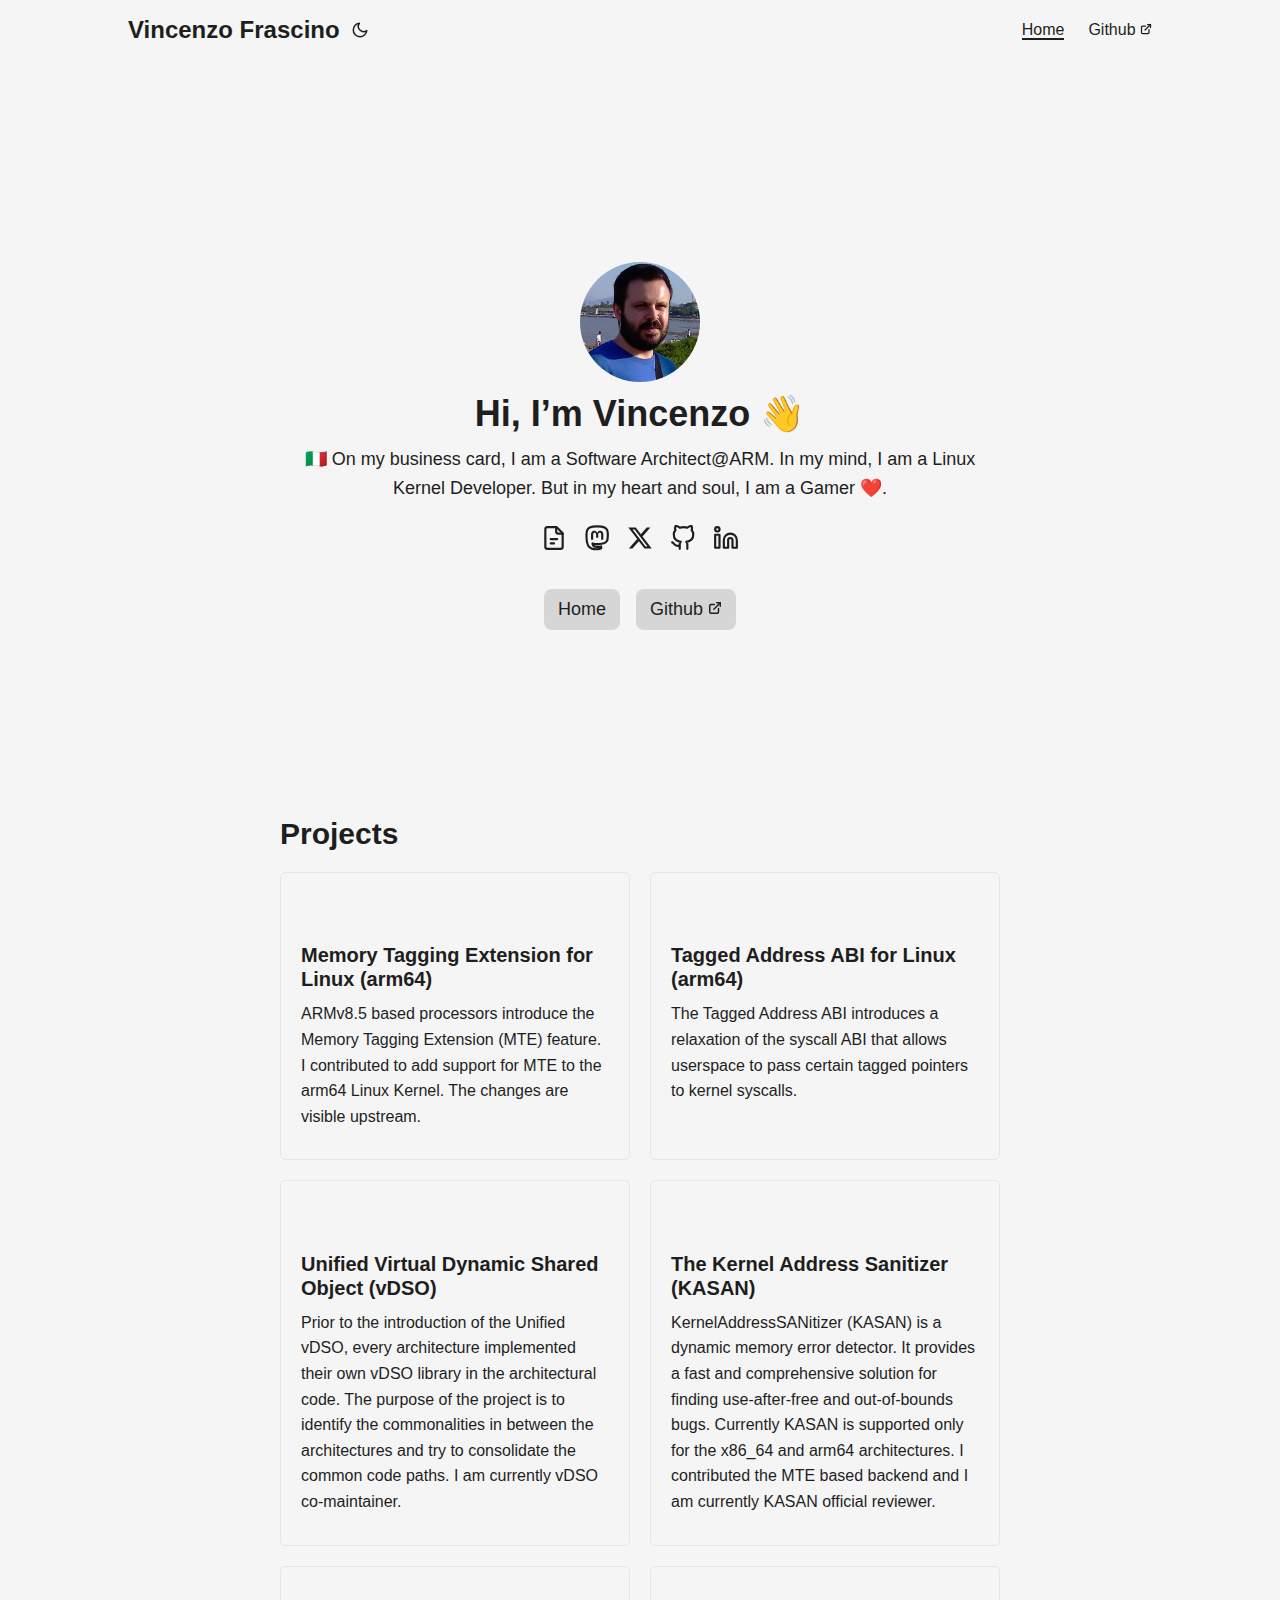
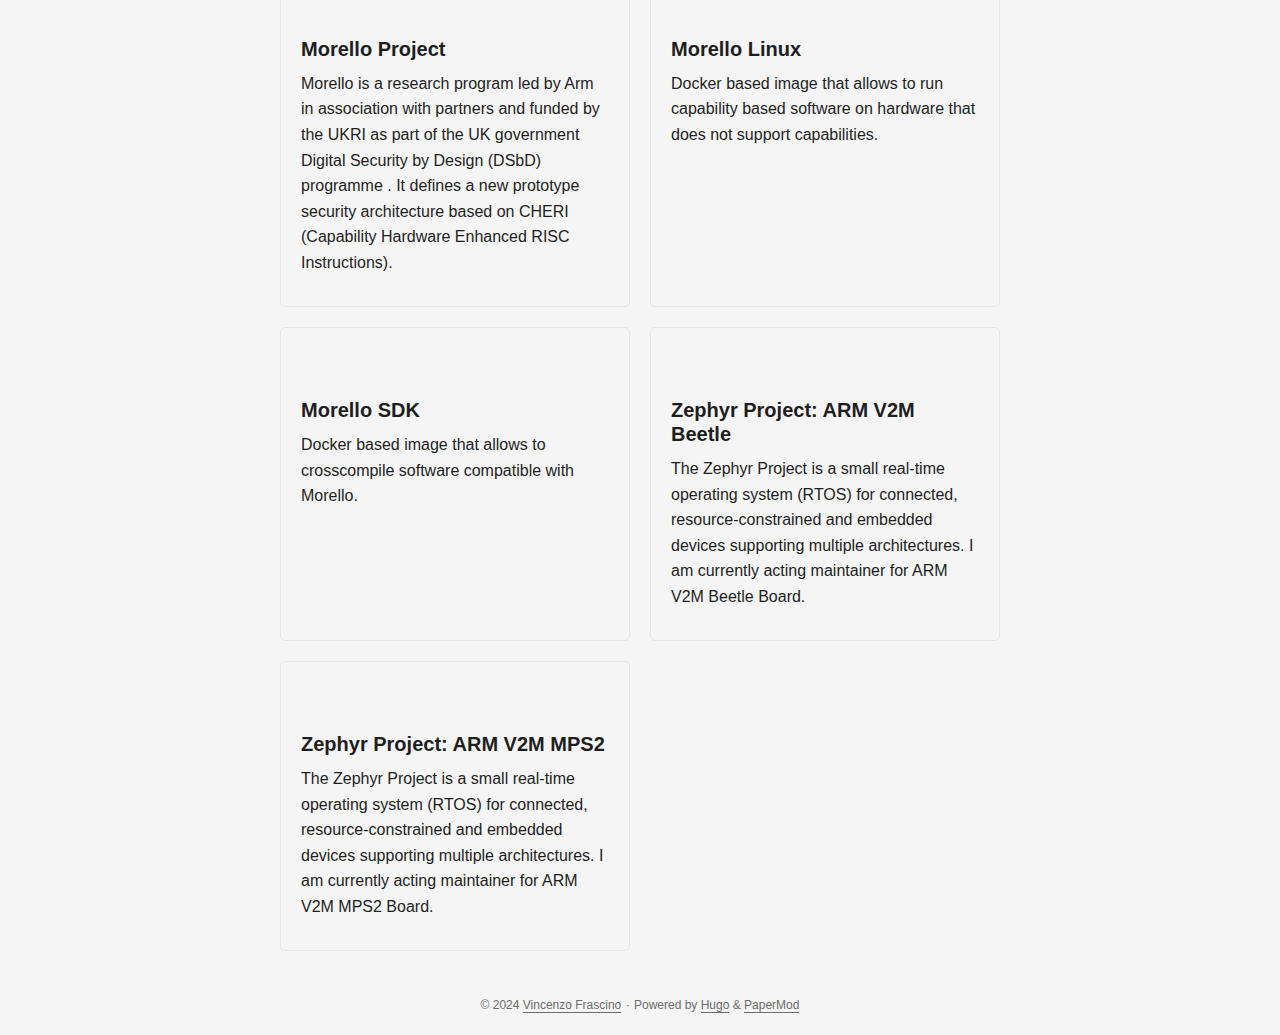
<file: index.html>
<!doctype html><html lang=en dir=auto><head><meta name=generator content="Hugo 0.133.1"><meta charset=utf-8><meta http-equiv=X-UA-Compatible content="IE=edge"><meta name=viewport content="width=device-width,initial-scale=1,shrink-to-fit=no"><meta name=robots content="index, follow"><title>Vincenzo Frascino</title>
<meta name=description content><meta name=author content><link rel=canonical href=https://fvincenzo.github.io/><link crossorigin=anonymous href=/assets/css/stylesheet.22cf33e86939abbceb09750f03b123a9a30fafbce3092b8372ffe05b6b4ffb91.css integrity="sha256-Is8z6Gk5q7zrCXUPA7EjqaMPr7zjCSuDcv/gW2tP+5E=" rel="preload stylesheet" as=style><link rel=icon href=https://fvincenzo.github.io/favicon.ico><link rel=icon type=image/png sizes=16x16 href=https://fvincenzo.github.io/favicon-16x16.png><link rel=icon type=image/png sizes=32x32 href=https://fvincenzo.github.io/favicon-32x32.png><link rel=apple-touch-icon href=https://fvincenzo.github.io/apple-touch-icon.png><link rel=mask-icon href=https://fvincenzo.github.io/safari-pinned-tab.svg><meta name=theme-color content="#2e2e33"><meta name=msapplication-TileColor content="#2e2e33"><link rel=alternate type=application/rss+xml href=https://fvincenzo.github.io/index.xml><link rel=alternate hreflang=en href=https://fvincenzo.github.io/><noscript><style>#theme-toggle,.top-link{display:none}</style><style>@media(prefers-color-scheme:dark){:root{--theme:rgb(29, 30, 32);--entry:rgb(46, 46, 51);--primary:rgb(218, 218, 219);--secondary:rgb(155, 156, 157);--tertiary:rgb(65, 66, 68);--content:rgb(196, 196, 197);--code-block-bg:rgb(46, 46, 51);--code-bg:rgb(55, 56, 62);--border:rgb(51, 51, 51)}.list{background:var(--theme)}.list:not(.dark)::-webkit-scrollbar-track{background:0 0}.list:not(.dark)::-webkit-scrollbar-thumb{border-color:var(--theme)}}</style></noscript><meta property="og:title" content="Vincenzo Frascino"><meta property="og:description" content><meta property="og:type" content="website"><meta property="og:url" content="https://fvincenzo.github.io/"><meta name=twitter:card content="summary"><meta name=twitter:title content="Vincenzo Frascino"><meta name=twitter:description content><script type=application/ld+json>{"@context":"https://schema.org","@type":"Organization","name":"Vincenzo Frascino","url":"https://fvincenzo.github.io/","description":"","thumbnailUrl":"https://fvincenzo.github.io/favicon.ico","sameAs":["uploads/cv.pdf","https://fosstodon.org/@vincenzo","https://twitter.com/fvincenzo","https://github.com/fvincenzo","https://uk.linkedin.com/in/vincenzo-frascino-a9b30357"]}</script><link rel=stylesheet href=https://cdnjs.cloudflare.com/ajax/libs/font-awesome/6.2.1/css/all.min.css integrity="sha512-MV7K8+y+gLIBoVD59lQIYicR65iaqukzvf/nwasF0nqhPay5w/9lJmVM2hMDcnK1OnMGCdVK+iQrJ7lzPJQd1w==" crossorigin=anonymous referrerpolicy=no-referrer></head><body class=list id=top><script>localStorage.getItem("pref-theme")==="dark"?document.body.classList.add("dark"):localStorage.getItem("pref-theme")==="light"?document.body.classList.remove("dark"):window.matchMedia("(prefers-color-scheme: dark)").matches&&document.body.classList.add("dark")</script><header class=header><nav class=nav><div class=logo><a href=https://fvincenzo.github.io/ accesskey=h title="Vincenzo Frascino (Alt + H)">Vincenzo Frascino</a><div class=logo-switches><button id=theme-toggle accesskey=t title="(Alt + T)"><svg id="moon" width="24" height="18" viewBox="0 0 24 24" fill="none" stroke="currentcolor" stroke-width="2" stroke-linecap="round" stroke-linejoin="round"><path d="M21 12.79A9 9 0 1111.21 3 7 7 0 0021 12.79z"/></svg><svg id="sun" width="24" height="18" viewBox="0 0 24 24" fill="none" stroke="currentcolor" stroke-width="2" stroke-linecap="round" stroke-linejoin="round"><circle cx="12" cy="12" r="5"/><line x1="12" y1="1" x2="12" y2="3"/><line x1="12" y1="21" x2="12" y2="23"/><line x1="4.22" y1="4.22" x2="5.64" y2="5.64"/><line x1="18.36" y1="18.36" x2="19.78" y2="19.78"/><line x1="1" y1="12" x2="3" y2="12"/><line x1="21" y1="12" x2="23" y2="12"/><line x1="4.22" y1="19.78" x2="5.64" y2="18.36"/><line x1="18.36" y1="5.64" x2="19.78" y2="4.22"/></svg></button></div></div><ul id=menu><li><a href=https://fvincenzo.github.io/ title=Home><span class=active>Home</span></a></li><li><a href=https://github.com/fvincenzo title=Github><span>Github</span>&nbsp;<svg fill="none" shape-rendering="geometricPrecision" stroke="currentcolor" stroke-linecap="round" stroke-linejoin="round" stroke-width="2.5" viewBox="0 0 24 24" height="12" width="12"><path d="M18 13v6a2 2 0 01-2 2H5a2 2 0 01-2-2V8a2 2 0 012-2h6"/><path d="M15 3h6v6"/><path d="M10 14 21 3"/></svg></a></li></ul></nav></header><main class=main><div class=profile><div class=profile_inner><img draggable=false src=https://fvincenzo.github.io/img/me.jpeg alt="Vincenzo Frascino" title="Vincenzo Frascino" height=120 width=120><h1>Hi, I’m Vincenzo 👋</h1><span>🇮🇹 On my business card, I am a Software Architect@ARM. In my mind, I am a Linux Kernel Developer. But in my heart and soul, I am a Gamer ❤️.</span><div class=social-icons><a href=uploads/cv.pdf target=_blank rel="noopener noreferrer me" title=Cv><svg viewBox="0 0 24 24" fill="none" stroke="currentcolor" stroke-width="2" stroke-linecap="round" stroke-linejoin="round"><path d="M4 4v16a2 2 0 002 2h12a2 2 0 002-2V8.342a2 2 0 00-.602-1.43l-4.44-4.342A2 2 0 0013.56 2H6A2 2 0 004 4z"/><path d="M9 13h6"/><path d="M9 17h3"/><path d="M14 2v4a2 2 0 002 2h4"/></svg>
</a><a href=https://fosstodon.org/@vincenzo target=_blank rel="noopener noreferrer me" title=Mastodon><svg viewBox="0 0 24 24" fill="none" stroke="currentcolor" stroke-width="2" stroke-linecap="round" stroke-linejoin="round"><path d="M21.58 13.913c-.29 1.469-2.592 3.121-5.238 3.396-1.379.184-2.737.368-4.185.276-2.368-.092-4.237-.551-4.237-.551.0.184.014.459.043.643.308 2.294 2.317 2.478 4.22 2.57 1.922.0 3.633-.46 3.633-.46l.079 1.653s-1.344.734-3.738.918c-1.32.091-2.96-.092-4.869-.551-4.14-1.102-4.853-5.507-4.961-10.005-.034-1.285-.013-2.57-.013-3.58.0-4.589 3-5.966 3-5.966 1.513-.734 4.11-1.01 6.808-1.01h.067c2.699.0 5.296.276 6.81 1.01.0.0 3 1.377 3 5.967.0.0.037 3.304-.419 5.69" stroke="currentcolor"/><path d="M17.832 8.633v5h-1.978V8.78c0-1.023-.43-1.542-1.29-1.542-.95.0-1.427.616-1.427 1.834v2.655H11.17V9.072c0-1.218-.476-1.834-1.427-1.834-.86.0-1.29.52-1.29 1.542v4.852H6.475V8.633c0-1.022.26-1.834.782-2.434.538-.6 1.243-.909 2.118-.909 1.012.0 1.779.39 2.286 1.169l.492.827.493-.827c.507-.78 1.274-1.169 2.286-1.169.875.0 1.58.308 2.118.909.522.6.782 1.412.782 2.434" fill="currentcolor" stroke="none"/></svg>
</a><a href=https://twitter.com/fvincenzo target=_blank rel="noopener noreferrer me" title=X><svg viewBox="0 0 24 24" fill="currentcolor"><path d="M18.244 2.25h3.308l-7.227 8.26 8.502 11.24H16.17l-5.214-6.817L4.99 21.75H1.68l7.73-8.835L1.254 2.25H8.08l4.713 6.231zm-1.161 17.52h1.833L7.084 4.126H5.117z"/></svg>
</a><a href=https://github.com/fvincenzo target=_blank rel="noopener noreferrer me" title=Github><svg viewBox="0 0 24 24" fill="none" stroke="currentcolor" stroke-width="2" stroke-linecap="round" stroke-linejoin="round"><path d="M9 19c-5 1.5-5-2.5-7-3m14 6v-3.87a3.37 3.37.0 00-.94-2.61c3.14-.35 6.44-1.54 6.44-7A5.44 5.44.0 0020 4.77 5.07 5.07.0 0019.91 1S18.73.65 16 2.48a13.38 13.38.0 00-7 0C6.27.65 5.09 1 5.09 1A5.07 5.07.0 005 4.77 5.44 5.44.0 003.5 8.55c0 5.42 3.3 6.61 6.44 7A3.37 3.37.0 009 18.13V22"/></svg>
</a><a href=https://uk.linkedin.com/in/vincenzo-frascino-a9b30357 target=_blank rel="noopener noreferrer me" title=Linkedin><svg viewBox="0 0 24 24" fill="none" stroke="currentcolor" stroke-width="2" stroke-linecap="round" stroke-linejoin="round"><path d="M16 8a6 6 0 016 6v7h-4v-7a2 2 0 00-2-2 2 2 0 00-2 2v7h-4v-7a6 6 0 016-6z"/><rect x="2" y="9" width="4" height="12"/><circle cx="4" cy="4" r="2"/></svg></a></div><div class=buttons><a class=button href=/ rel=noopener title=Home><span class=button-inner>Home
</span></a><a class=button href=https://github.com/ rel=noopener title=Github><span class=button-inner>Github&nbsp;<svg fill="none" shape-rendering="geometricPrecision" stroke="currentcolor" stroke-linecap="round" stroke-linejoin="round" stroke-width="2.5" viewBox="0 0 24 24" height="14" width="14"><path d="M18 13v6a2 2 0 01-2 2H5a2 2 0 01-2-2V8a2 2 0 012-2h6"/><path d="M15 3h6v6"/><path d="M10 14 21 3"/></svg></span></a></div></div></div><div class=projects-section><h2>Projects</h2><div class=portfolio-projects><div class=project><div class=project-header><i class="fa-solid fa-gears folder-icon"></i><div class=small-icons><a href=https://git.kernel.org/pub/scm/linux/kernel/git/torvalds/linux.git/tree/arch/arm64/kernel/mte.c><i class="fa-brands fa-git-alt"></i></a>
<a href=https://www.kernel.org/doc/html/next/arch/arm64/memory-tagging-extension.html><i class="fa-solid fa-up-right-from-square"></i></a></div></div><h3>Memory Tagging Extension for Linux (arm64)</h3><p>ARMv8.5 based processors introduce the Memory Tagging Extension (MTE) feature. I contributed to add support for MTE to the arm64 Linux Kernel. The changes are visible upstream.</p></div><div class=project><div class=project-header><i class="fa-solid fa-gears folder-icon"></i><div class=small-icons><a href=https://git.kernel.org/pub/scm/linux/kernel/git/torvalds/linux.git/tree/include/uapi/linux/prctl.h#n234><i class="fa-brands fa-git-alt"></i></a>
<a href=https://www.kernel.org/doc/html/next/arm64/tagged-address-abi.html><i class="fa-solid fa-up-right-from-square"></i></a></div></div><h3>Tagged Address ABI for Linux (arm64)</h3><p>The Tagged Address ABI introduces a relaxation of the syscall ABI that allows userspace to pass certain tagged pointers to kernel syscalls.</p></div><div class=project><div class=project-header><i class="fa-solid fa-gears folder-icon"></i><div class=small-icons><a href=https://lpc.events/event/7/contributions/664/attachments/509/918/Unified_vDSO_LPC_2020.pdf><i class="fa-brands fa-git-alt"></i></a>
<a href=https://git.kernel.org/pub/scm/linux/kernel/git/torvalds/linux.git/tree/lib/vdso><i class="fa-solid fa-up-right-from-square"></i></a></div></div><h3>Unified Virtual Dynamic Shared Object (vDSO)</h3><p>Prior to the introduction of the Unified vDSO, every architecture implemented their own vDSO library in the architectural code. The purpose of the project is to identify the commonalities in between the architectures and try to consolidate the common code paths. I am currently vDSO co-maintainer.</p></div><div class=project><div class=project-header><i class="fa-solid fa-gears folder-icon"></i><div class=small-icons><a href=https://www.kernel.org/doc/html/latest/dev-tools/kasan.html><i class="fa-brands fa-git-alt"></i></a>
<a href=https://git.kernel.org/pub/scm/linux/kernel/git/torvalds/linux.git/tree/mm/kasan><i class="fa-solid fa-up-right-from-square"></i></a></div></div><h3>The Kernel Address Sanitizer (KASAN)</h3><p>KernelAddressSANitizer (KASAN) is a dynamic memory error detector. It provides a fast and comprehensive solution for finding use-after-free and out-of-bounds bugs. Currently KASAN is supported only for the x86_64 and arm64 architectures. I contributed the MTE based backend and I am currently KASAN official reviewer.</p></div><div class=project><div class=project-header><i class="fa-solid fa-gears folder-icon"></i><div class=small-icons><a href=https://www.morello-project.org/><i class="fa-brands fa-git-alt"></i></a>
<a href=https://git.morello-project.org/morello><i class="fa-solid fa-up-right-from-square"></i></a></div></div><h3>Morello Project</h3><p>Morello is a research program led by Arm in association with partners and funded by the UKRI as part of the UK government Digital Security by Design (DSbD) programme . It defines a new prototype security architecture based on CHERI (Capability Hardware Enhanced RISC Instructions).</p></div><div class=project><div class=project-header><i class="fa-solid fa-gears folder-icon"></i><div class=small-icons><a href=https://linux.morello-project.org/><i class="fa-brands fa-git-alt"></i></a>
<a href=https://git.morello-project.org/morello/morello-linux><i class="fa-solid fa-up-right-from-square"></i></a></div></div><h3>Morello Linux</h3><p>Docker based image that allows to run capability based software on hardware that does not support capabilities.</p></div><div class=project><div class=project-header><i class="fa-solid fa-gears folder-icon"></i><div class=small-icons><a href=https://sdk.morello-project.org/><i class="fa-brands fa-git-alt"></i></a>
<a href=https://git.morello-project.org/morello/morello-sdk><i class="fa-solid fa-up-right-from-square"></i></a></div></div><h3>Morello SDK</h3><p>Docker based image that allows to crosscompile software compatible with Morello.</p></div><div class=project><div class=project-header><i class="fa-solid fa-gears folder-icon"></i><div class=small-icons><a href=https://docs.zephyrproject.org/latest/boards/arm/v2m_beetle/doc/index.html><i class="fa-brands fa-git-alt"></i></a>
<a href=https://github.com/zephyrproject-rtos/zephyr/tree/main/boards/arm/v2m_beetle><i class="fa-solid fa-up-right-from-square"></i></a></div></div><h3>Zephyr Project: ARM V2M Beetle</h3><p>The Zephyr Project is a small real-time operating system (RTOS) for connected, resource-constrained and embedded devices supporting multiple architectures. I am currently acting maintainer for ARM V2M Beetle Board.</p></div><div class=project><div class=project-header><i class="fa-solid fa-gears folder-icon"></i><div class=small-icons><a href=https://docs.zephyrproject.org/latest/boards/arm/mps2_an385/doc/index.html><i class="fa-brands fa-git-alt"></i></a>
<a href=https://github.com/zephyrproject-rtos/zephyr/tree/main/boards/arm/mps2_an385><i class="fa-solid fa-up-right-from-square"></i></a></div></div><h3>Zephyr Project: ARM V2M MPS2</h3><p>The Zephyr Project is a small real-time operating system (RTOS) for connected, resource-constrained and embedded devices supporting multiple architectures. I am currently acting maintainer for ARM V2M MPS2 Board.</p></div></div></div></main><footer class=footer><span>&copy; 2024 <a href=https://fvincenzo.github.io/>Vincenzo Frascino</a></span> ·
<span>Powered by
<a href=https://gohugo.io/ rel="noopener noreferrer" target=_blank>Hugo</a> &
        <a href=https://github.com/adityatelange/hugo-PaperMod/ rel=noopener target=_blank>PaperMod</a></span></footer><a href=#top aria-label="go to top" title="Go to Top (Alt + G)" class=top-link id=top-link accesskey=g><svg viewBox="0 0 12 6" fill="currentcolor"><path d="M12 6H0l6-6z"/></svg>
</a><script>let menu=document.getElementById("menu");menu&&(menu.scrollLeft=localStorage.getItem("menu-scroll-position"),menu.onscroll=function(){localStorage.setItem("menu-scroll-position",menu.scrollLeft)}),document.querySelectorAll('a[href^="#"]').forEach(e=>{e.addEventListener("click",function(e){e.preventDefault();var t=this.getAttribute("href").substr(1);window.matchMedia("(prefers-reduced-motion: reduce)").matches?document.querySelector(`[id='${decodeURIComponent(t)}']`).scrollIntoView():document.querySelector(`[id='${decodeURIComponent(t)}']`).scrollIntoView({behavior:"smooth"}),t==="top"?history.replaceState(null,null," "):history.pushState(null,null,`#${t}`)})})</script><script>var mybutton=document.getElementById("top-link");window.onscroll=function(){document.body.scrollTop>800||document.documentElement.scrollTop>800?(mybutton.style.visibility="visible",mybutton.style.opacity="1"):(mybutton.style.visibility="hidden",mybutton.style.opacity="0")}</script><script>document.getElementById("theme-toggle").addEventListener("click",()=>{document.body.className.includes("dark")?(document.body.classList.remove("dark"),localStorage.setItem("pref-theme","light")):(document.body.classList.add("dark"),localStorage.setItem("pref-theme","dark"))})</script></body></html>
</file>
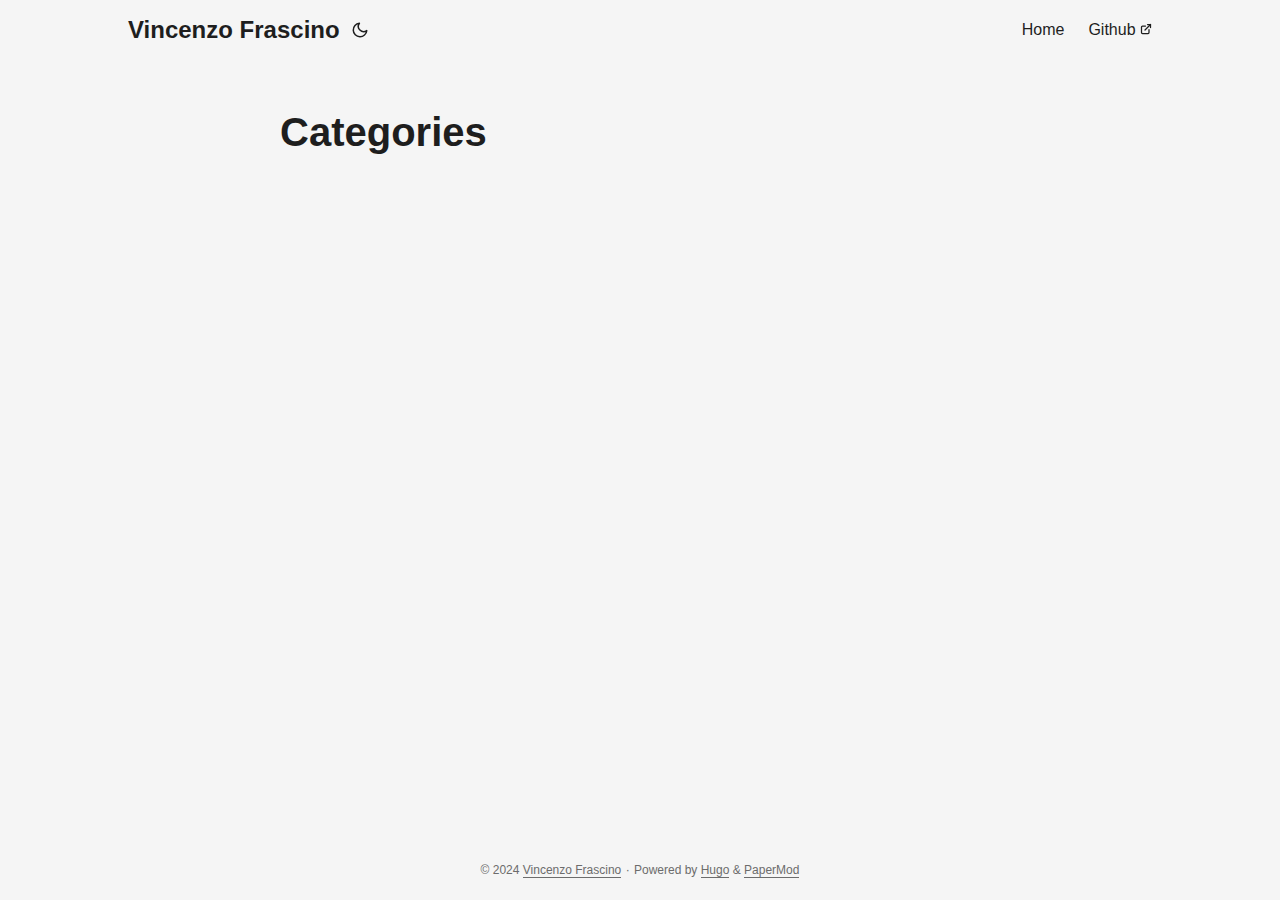
<file: categories/index.html>
<!doctype html><html lang=en dir=auto><head><meta charset=utf-8><meta http-equiv=X-UA-Compatible content="IE=edge"><meta name=viewport content="width=device-width,initial-scale=1,shrink-to-fit=no"><meta name=robots content="index, follow"><title>Categories | Vincenzo Frascino</title>
<meta name=keywords content><meta name=description content><meta name=author content><link rel=canonical href=https://fvincenzo.github.io/categories/><link crossorigin=anonymous href=/assets/css/stylesheet.22cf33e86939abbceb09750f03b123a9a30fafbce3092b8372ffe05b6b4ffb91.css integrity="sha256-Is8z6Gk5q7zrCXUPA7EjqaMPr7zjCSuDcv/gW2tP+5E=" rel="preload stylesheet" as=style><link rel=icon href=https://fvincenzo.github.io/favicon.ico><link rel=icon type=image/png sizes=16x16 href=https://fvincenzo.github.io/favicon-16x16.png><link rel=icon type=image/png sizes=32x32 href=https://fvincenzo.github.io/favicon-32x32.png><link rel=apple-touch-icon href=https://fvincenzo.github.io/apple-touch-icon.png><link rel=mask-icon href=https://fvincenzo.github.io/safari-pinned-tab.svg><meta name=theme-color content="#2e2e33"><meta name=msapplication-TileColor content="#2e2e33"><link rel=alternate type=application/rss+xml href=https://fvincenzo.github.io/categories/index.xml><link rel=alternate hreflang=en href=https://fvincenzo.github.io/categories/><noscript><style>#theme-toggle,.top-link{display:none}</style><style>@media(prefers-color-scheme:dark){:root{--theme:rgb(29, 30, 32);--entry:rgb(46, 46, 51);--primary:rgb(218, 218, 219);--secondary:rgb(155, 156, 157);--tertiary:rgb(65, 66, 68);--content:rgb(196, 196, 197);--code-block-bg:rgb(46, 46, 51);--code-bg:rgb(55, 56, 62);--border:rgb(51, 51, 51)}.list{background:var(--theme)}.list:not(.dark)::-webkit-scrollbar-track{background:0 0}.list:not(.dark)::-webkit-scrollbar-thumb{border-color:var(--theme)}}</style></noscript><meta property="og:title" content="Categories"><meta property="og:description" content><meta property="og:type" content="website"><meta property="og:url" content="https://fvincenzo.github.io/categories/"><meta name=twitter:card content="summary"><meta name=twitter:title content="Categories"><meta name=twitter:description content><link rel=stylesheet href=https://cdnjs.cloudflare.com/ajax/libs/font-awesome/6.2.1/css/all.min.css integrity="sha512-MV7K8+y+gLIBoVD59lQIYicR65iaqukzvf/nwasF0nqhPay5w/9lJmVM2hMDcnK1OnMGCdVK+iQrJ7lzPJQd1w==" crossorigin=anonymous referrerpolicy=no-referrer></head><body class=list id=top><script>localStorage.getItem("pref-theme")==="dark"?document.body.classList.add("dark"):localStorage.getItem("pref-theme")==="light"?document.body.classList.remove("dark"):window.matchMedia("(prefers-color-scheme: dark)").matches&&document.body.classList.add("dark")</script><header class=header><nav class=nav><div class=logo><a href=https://fvincenzo.github.io/ accesskey=h title="Vincenzo Frascino (Alt + H)">Vincenzo Frascino</a><div class=logo-switches><button id=theme-toggle accesskey=t title="(Alt + T)"><svg id="moon" width="24" height="18" viewBox="0 0 24 24" fill="none" stroke="currentcolor" stroke-width="2" stroke-linecap="round" stroke-linejoin="round"><path d="M21 12.79A9 9 0 1111.21 3 7 7 0 0021 12.79z"/></svg><svg id="sun" width="24" height="18" viewBox="0 0 24 24" fill="none" stroke="currentcolor" stroke-width="2" stroke-linecap="round" stroke-linejoin="round"><circle cx="12" cy="12" r="5"/><line x1="12" y1="1" x2="12" y2="3"/><line x1="12" y1="21" x2="12" y2="23"/><line x1="4.22" y1="4.22" x2="5.64" y2="5.64"/><line x1="18.36" y1="18.36" x2="19.78" y2="19.78"/><line x1="1" y1="12" x2="3" y2="12"/><line x1="21" y1="12" x2="23" y2="12"/><line x1="4.22" y1="19.78" x2="5.64" y2="18.36"/><line x1="18.36" y1="5.64" x2="19.78" y2="4.22"/></svg></button></div></div><ul id=menu><li><a href=https://fvincenzo.github.io/ title=Home><span>Home</span></a></li><li><a href=https://github.com/fvincenzo title=Github><span>Github</span>&nbsp;<svg fill="none" shape-rendering="geometricPrecision" stroke="currentcolor" stroke-linecap="round" stroke-linejoin="round" stroke-width="2.5" viewBox="0 0 24 24" height="12" width="12"><path d="M18 13v6a2 2 0 01-2 2H5a2 2 0 01-2-2V8a2 2 0 012-2h6"/><path d="M15 3h6v6"/><path d="M10 14 21 3"/></svg></a></li></ul></nav></header><main class=main><header class=page-header><h1>Categories</h1></header><ul class=terms-tags></ul></main><footer class=footer><span>&copy; 2024 <a href=https://fvincenzo.github.io/>Vincenzo Frascino</a></span> ·
<span>Powered by
<a href=https://gohugo.io/ rel="noopener noreferrer" target=_blank>Hugo</a> &
        <a href=https://github.com/adityatelange/hugo-PaperMod/ rel=noopener target=_blank>PaperMod</a></span></footer><a href=#top aria-label="go to top" title="Go to Top (Alt + G)" class=top-link id=top-link accesskey=g><svg viewBox="0 0 12 6" fill="currentcolor"><path d="M12 6H0l6-6z"/></svg>
</a><script>let menu=document.getElementById("menu");menu&&(menu.scrollLeft=localStorage.getItem("menu-scroll-position"),menu.onscroll=function(){localStorage.setItem("menu-scroll-position",menu.scrollLeft)}),document.querySelectorAll('a[href^="#"]').forEach(e=>{e.addEventListener("click",function(e){e.preventDefault();var t=this.getAttribute("href").substr(1);window.matchMedia("(prefers-reduced-motion: reduce)").matches?document.querySelector(`[id='${decodeURIComponent(t)}']`).scrollIntoView():document.querySelector(`[id='${decodeURIComponent(t)}']`).scrollIntoView({behavior:"smooth"}),t==="top"?history.replaceState(null,null," "):history.pushState(null,null,`#${t}`)})})</script><script>var mybutton=document.getElementById("top-link");window.onscroll=function(){document.body.scrollTop>800||document.documentElement.scrollTop>800?(mybutton.style.visibility="visible",mybutton.style.opacity="1"):(mybutton.style.visibility="hidden",mybutton.style.opacity="0")}</script><script>document.getElementById("theme-toggle").addEventListener("click",()=>{document.body.className.includes("dark")?(document.body.classList.remove("dark"),localStorage.setItem("pref-theme","light")):(document.body.classList.add("dark"),localStorage.setItem("pref-theme","dark"))})</script></body></html>
</file>
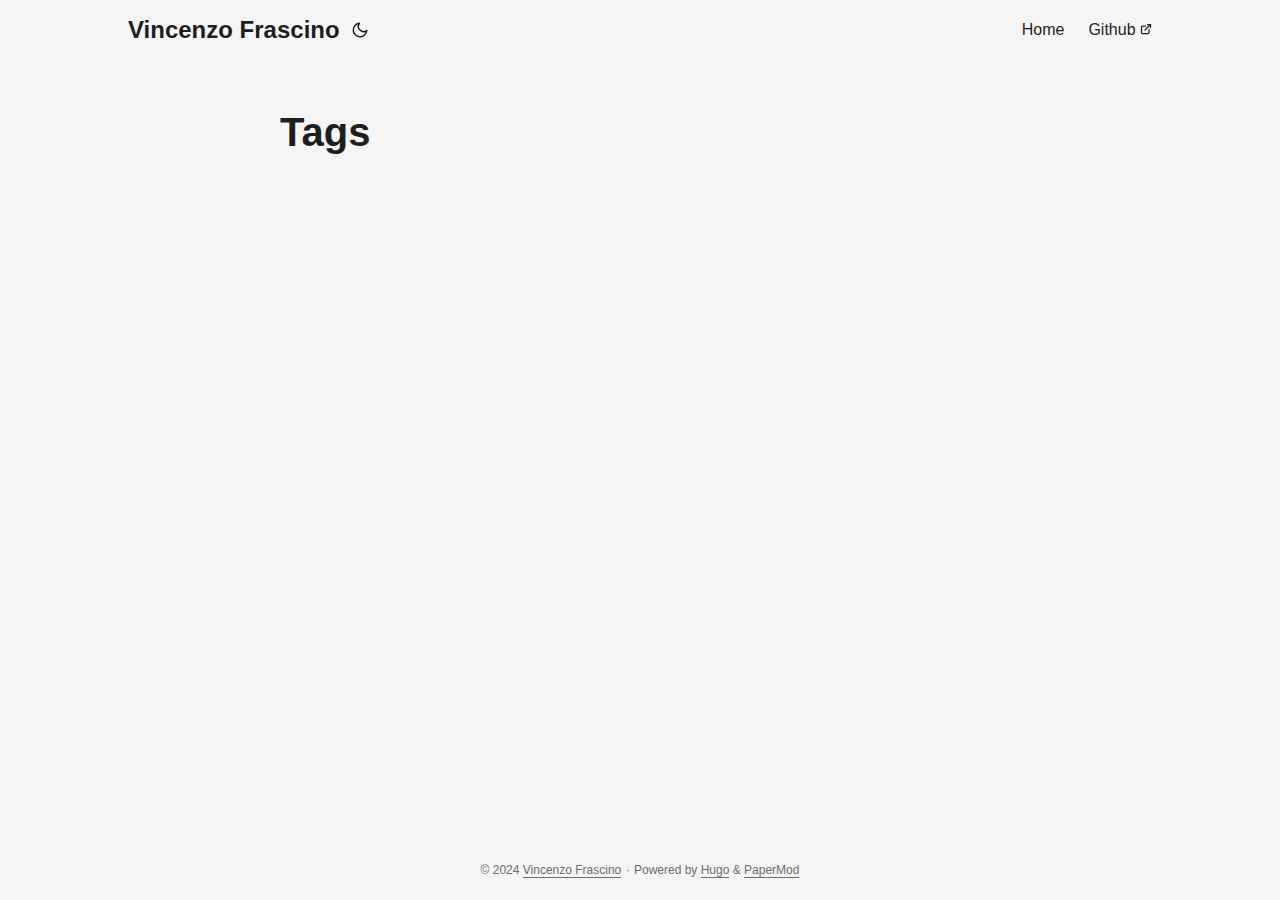
<file: tags/index.html>
<!doctype html><html lang=en dir=auto><head><meta charset=utf-8><meta http-equiv=X-UA-Compatible content="IE=edge"><meta name=viewport content="width=device-width,initial-scale=1,shrink-to-fit=no"><meta name=robots content="index, follow"><title>Tags | Vincenzo Frascino</title>
<meta name=keywords content><meta name=description content><meta name=author content><link rel=canonical href=https://fvincenzo.github.io/tags/><link crossorigin=anonymous href=/assets/css/stylesheet.22cf33e86939abbceb09750f03b123a9a30fafbce3092b8372ffe05b6b4ffb91.css integrity="sha256-Is8z6Gk5q7zrCXUPA7EjqaMPr7zjCSuDcv/gW2tP+5E=" rel="preload stylesheet" as=style><link rel=icon href=https://fvincenzo.github.io/favicon.ico><link rel=icon type=image/png sizes=16x16 href=https://fvincenzo.github.io/favicon-16x16.png><link rel=icon type=image/png sizes=32x32 href=https://fvincenzo.github.io/favicon-32x32.png><link rel=apple-touch-icon href=https://fvincenzo.github.io/apple-touch-icon.png><link rel=mask-icon href=https://fvincenzo.github.io/safari-pinned-tab.svg><meta name=theme-color content="#2e2e33"><meta name=msapplication-TileColor content="#2e2e33"><link rel=alternate type=application/rss+xml href=https://fvincenzo.github.io/tags/index.xml><link rel=alternate hreflang=en href=https://fvincenzo.github.io/tags/><noscript><style>#theme-toggle,.top-link{display:none}</style><style>@media(prefers-color-scheme:dark){:root{--theme:rgb(29, 30, 32);--entry:rgb(46, 46, 51);--primary:rgb(218, 218, 219);--secondary:rgb(155, 156, 157);--tertiary:rgb(65, 66, 68);--content:rgb(196, 196, 197);--code-block-bg:rgb(46, 46, 51);--code-bg:rgb(55, 56, 62);--border:rgb(51, 51, 51)}.list{background:var(--theme)}.list:not(.dark)::-webkit-scrollbar-track{background:0 0}.list:not(.dark)::-webkit-scrollbar-thumb{border-color:var(--theme)}}</style></noscript><meta property="og:title" content="Tags"><meta property="og:description" content><meta property="og:type" content="website"><meta property="og:url" content="https://fvincenzo.github.io/tags/"><meta name=twitter:card content="summary"><meta name=twitter:title content="Tags"><meta name=twitter:description content><link rel=stylesheet href=https://cdnjs.cloudflare.com/ajax/libs/font-awesome/6.2.1/css/all.min.css integrity="sha512-MV7K8+y+gLIBoVD59lQIYicR65iaqukzvf/nwasF0nqhPay5w/9lJmVM2hMDcnK1OnMGCdVK+iQrJ7lzPJQd1w==" crossorigin=anonymous referrerpolicy=no-referrer></head><body class=list id=top><script>localStorage.getItem("pref-theme")==="dark"?document.body.classList.add("dark"):localStorage.getItem("pref-theme")==="light"?document.body.classList.remove("dark"):window.matchMedia("(prefers-color-scheme: dark)").matches&&document.body.classList.add("dark")</script><header class=header><nav class=nav><div class=logo><a href=https://fvincenzo.github.io/ accesskey=h title="Vincenzo Frascino (Alt + H)">Vincenzo Frascino</a><div class=logo-switches><button id=theme-toggle accesskey=t title="(Alt + T)"><svg id="moon" width="24" height="18" viewBox="0 0 24 24" fill="none" stroke="currentcolor" stroke-width="2" stroke-linecap="round" stroke-linejoin="round"><path d="M21 12.79A9 9 0 1111.21 3 7 7 0 0021 12.79z"/></svg><svg id="sun" width="24" height="18" viewBox="0 0 24 24" fill="none" stroke="currentcolor" stroke-width="2" stroke-linecap="round" stroke-linejoin="round"><circle cx="12" cy="12" r="5"/><line x1="12" y1="1" x2="12" y2="3"/><line x1="12" y1="21" x2="12" y2="23"/><line x1="4.22" y1="4.22" x2="5.64" y2="5.64"/><line x1="18.36" y1="18.36" x2="19.78" y2="19.78"/><line x1="1" y1="12" x2="3" y2="12"/><line x1="21" y1="12" x2="23" y2="12"/><line x1="4.22" y1="19.78" x2="5.64" y2="18.36"/><line x1="18.36" y1="5.64" x2="19.78" y2="4.22"/></svg></button></div></div><ul id=menu><li><a href=https://fvincenzo.github.io/ title=Home><span>Home</span></a></li><li><a href=https://github.com/fvincenzo title=Github><span>Github</span>&nbsp;<svg fill="none" shape-rendering="geometricPrecision" stroke="currentcolor" stroke-linecap="round" stroke-linejoin="round" stroke-width="2.5" viewBox="0 0 24 24" height="12" width="12"><path d="M18 13v6a2 2 0 01-2 2H5a2 2 0 01-2-2V8a2 2 0 012-2h6"/><path d="M15 3h6v6"/><path d="M10 14 21 3"/></svg></a></li></ul></nav></header><main class=main><header class=page-header><h1>Tags</h1></header><ul class=terms-tags></ul></main><footer class=footer><span>&copy; 2024 <a href=https://fvincenzo.github.io/>Vincenzo Frascino</a></span> ·
<span>Powered by
<a href=https://gohugo.io/ rel="noopener noreferrer" target=_blank>Hugo</a> &
        <a href=https://github.com/adityatelange/hugo-PaperMod/ rel=noopener target=_blank>PaperMod</a></span></footer><a href=#top aria-label="go to top" title="Go to Top (Alt + G)" class=top-link id=top-link accesskey=g><svg viewBox="0 0 12 6" fill="currentcolor"><path d="M12 6H0l6-6z"/></svg>
</a><script>let menu=document.getElementById("menu");menu&&(menu.scrollLeft=localStorage.getItem("menu-scroll-position"),menu.onscroll=function(){localStorage.setItem("menu-scroll-position",menu.scrollLeft)}),document.querySelectorAll('a[href^="#"]').forEach(e=>{e.addEventListener("click",function(e){e.preventDefault();var t=this.getAttribute("href").substr(1);window.matchMedia("(prefers-reduced-motion: reduce)").matches?document.querySelector(`[id='${decodeURIComponent(t)}']`).scrollIntoView():document.querySelector(`[id='${decodeURIComponent(t)}']`).scrollIntoView({behavior:"smooth"}),t==="top"?history.replaceState(null,null," "):history.pushState(null,null,`#${t}`)})})</script><script>var mybutton=document.getElementById("top-link");window.onscroll=function(){document.body.scrollTop>800||document.documentElement.scrollTop>800?(mybutton.style.visibility="visible",mybutton.style.opacity="1"):(mybutton.style.visibility="hidden",mybutton.style.opacity="0")}</script><script>document.getElementById("theme-toggle").addEventListener("click",()=>{document.body.className.includes("dark")?(document.body.classList.remove("dark"),localStorage.setItem("pref-theme","light")):(document.body.classList.add("dark"),localStorage.setItem("pref-theme","dark"))})</script></body></html>
</file>
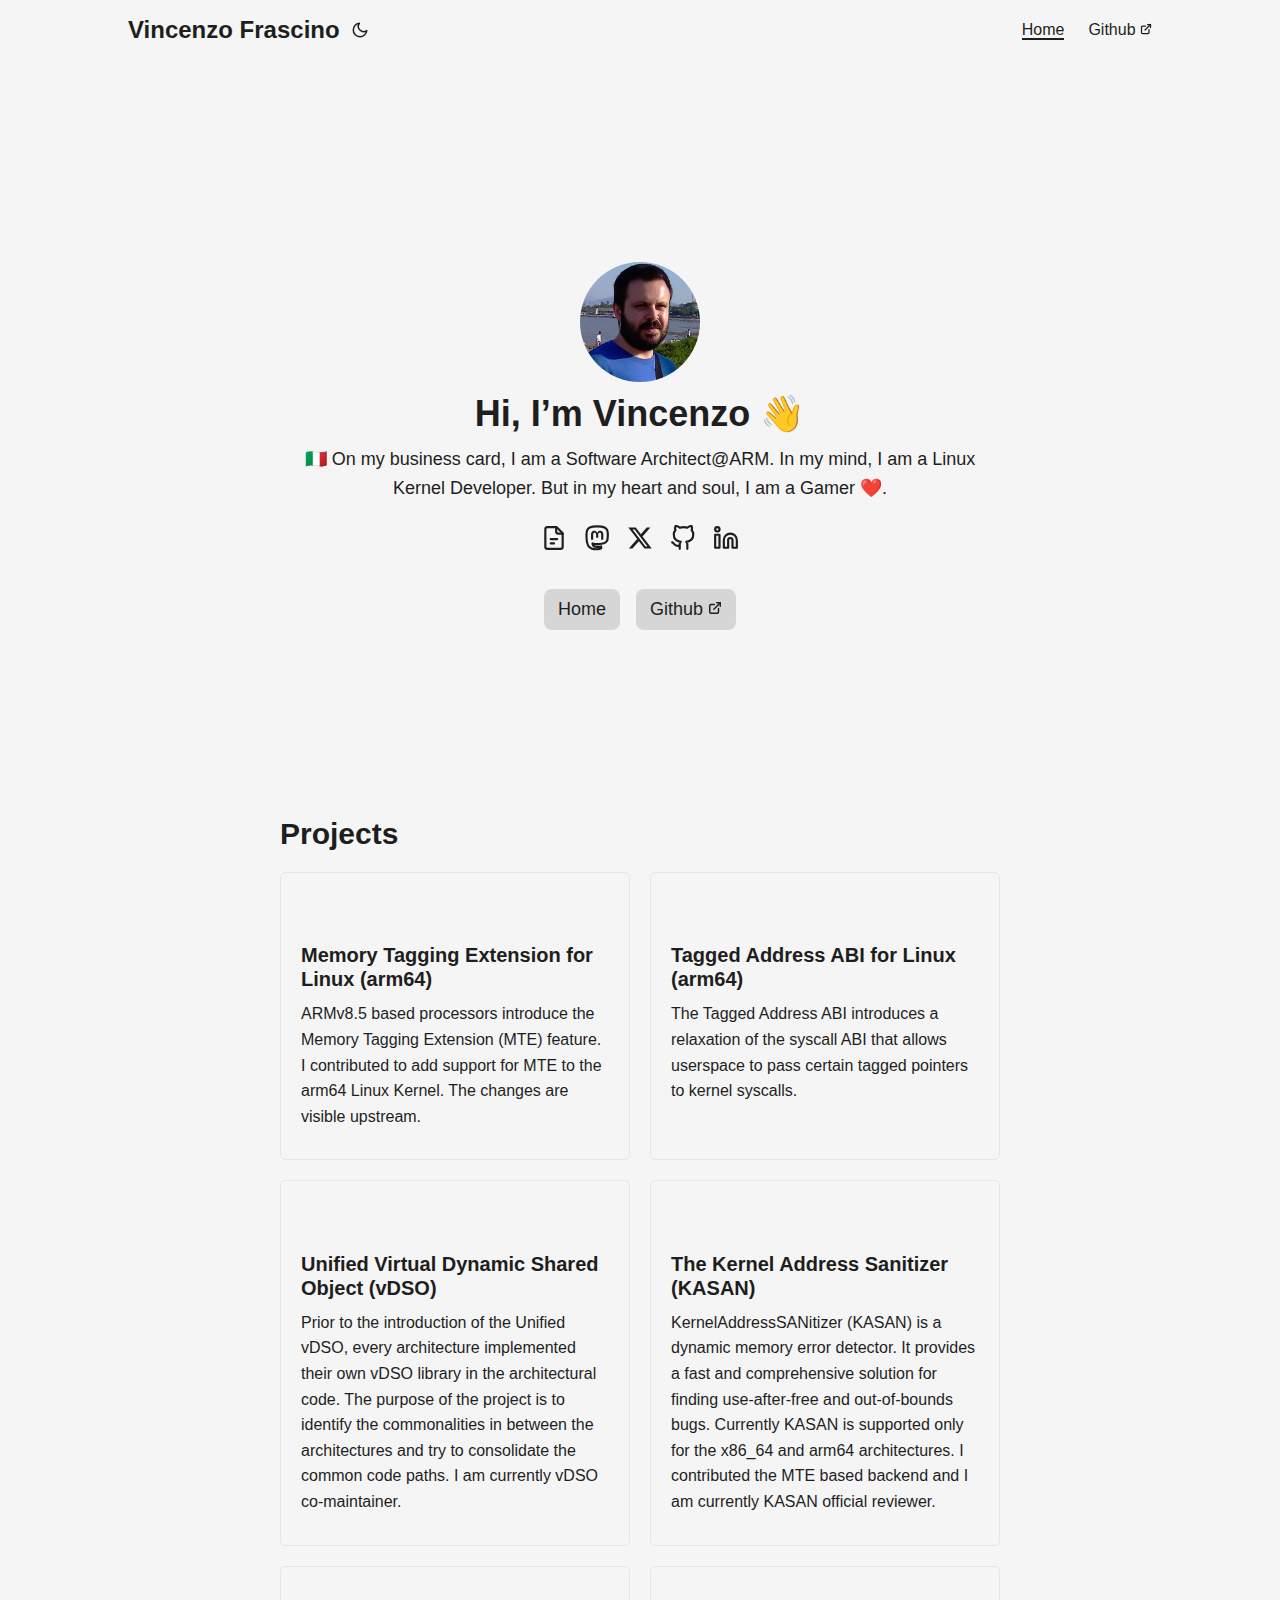
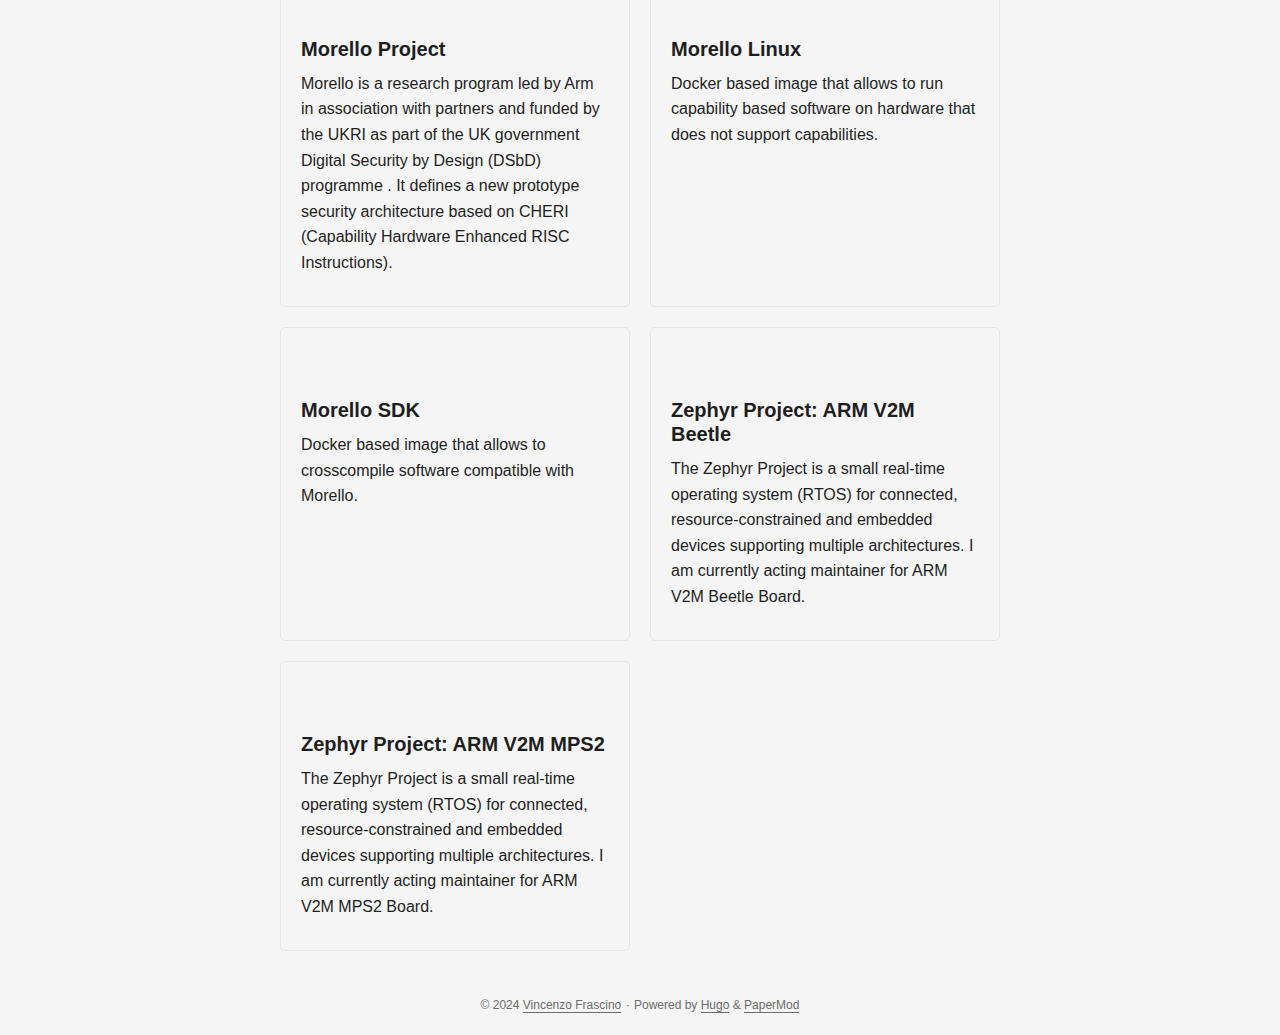
<file: page/1/index.html>
<!doctype html><html lang=en-us><head><title>https://fvincenzo.github.io/</title>
<link rel=canonical href=https://fvincenzo.github.io/><meta name=robots content="noindex"><meta charset=utf-8><meta http-equiv=refresh content="0; url=https://fvincenzo.github.io/"></head></html>
</file>
